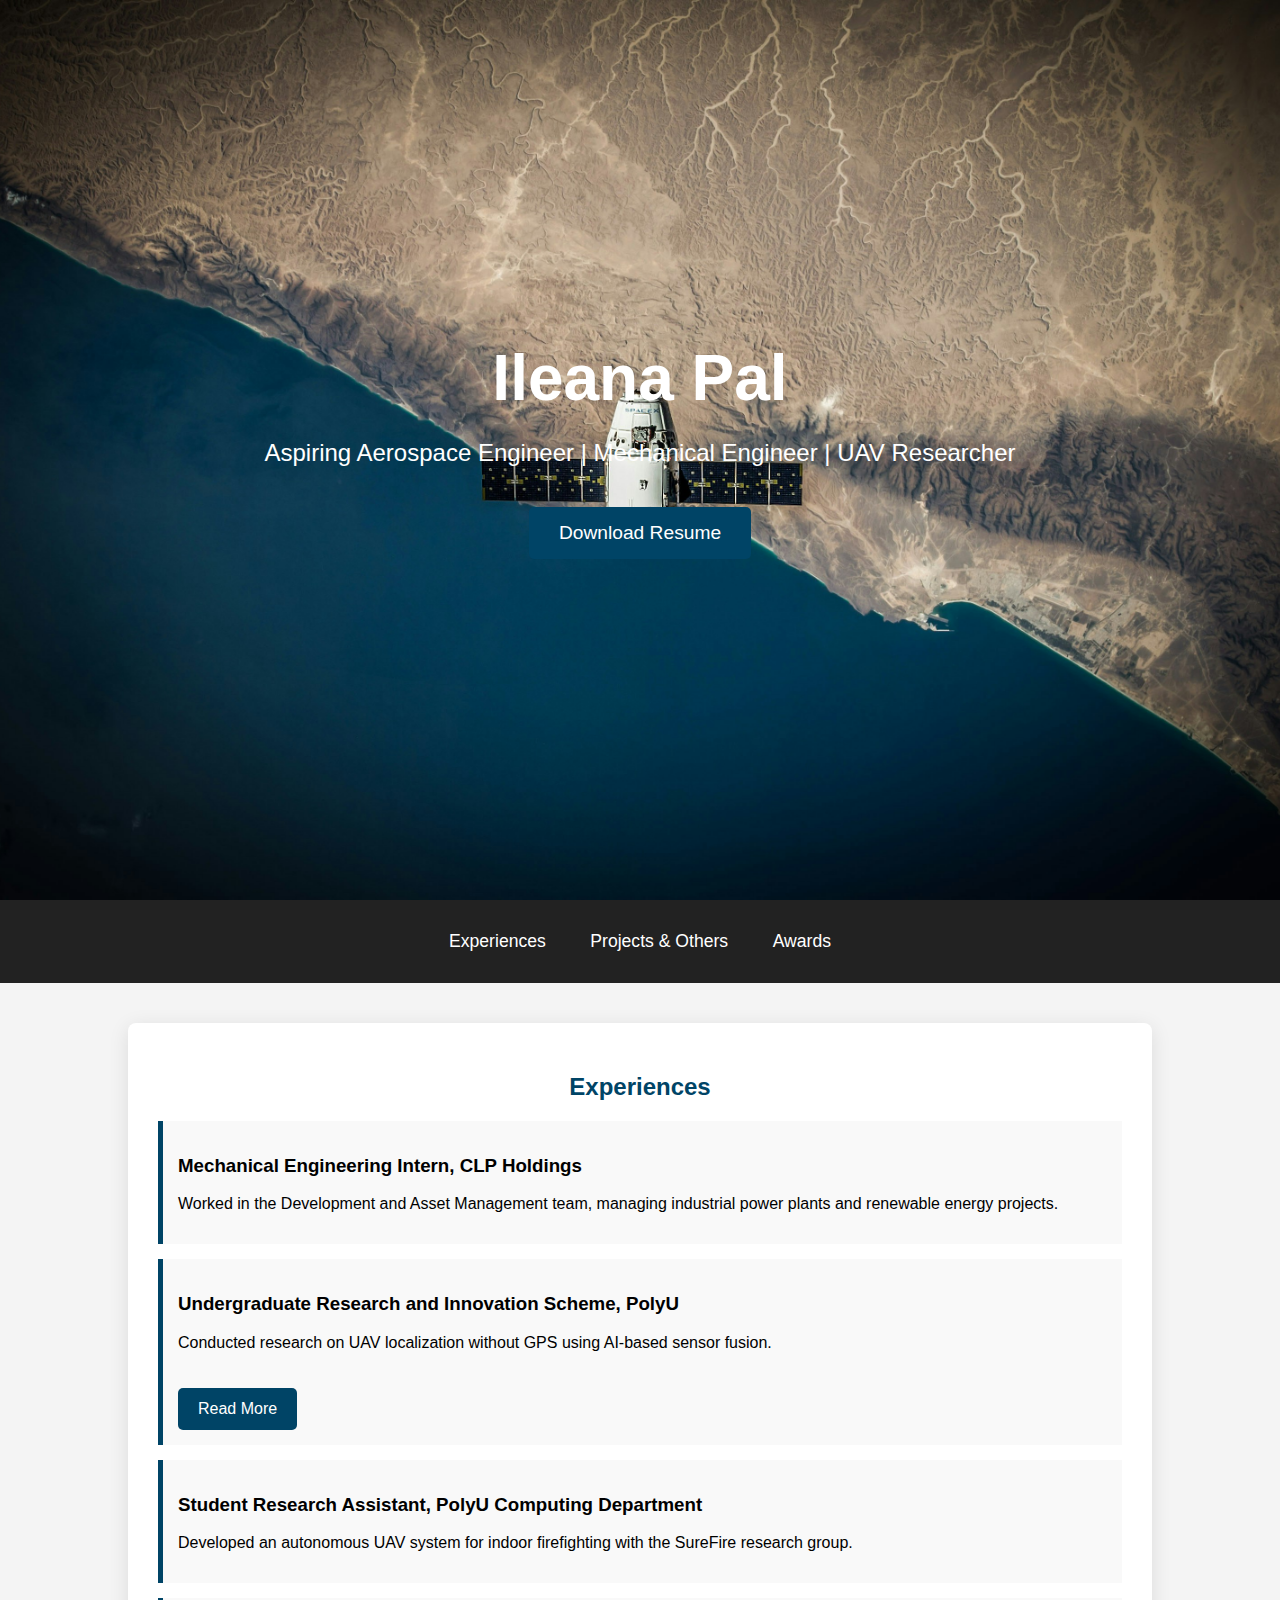
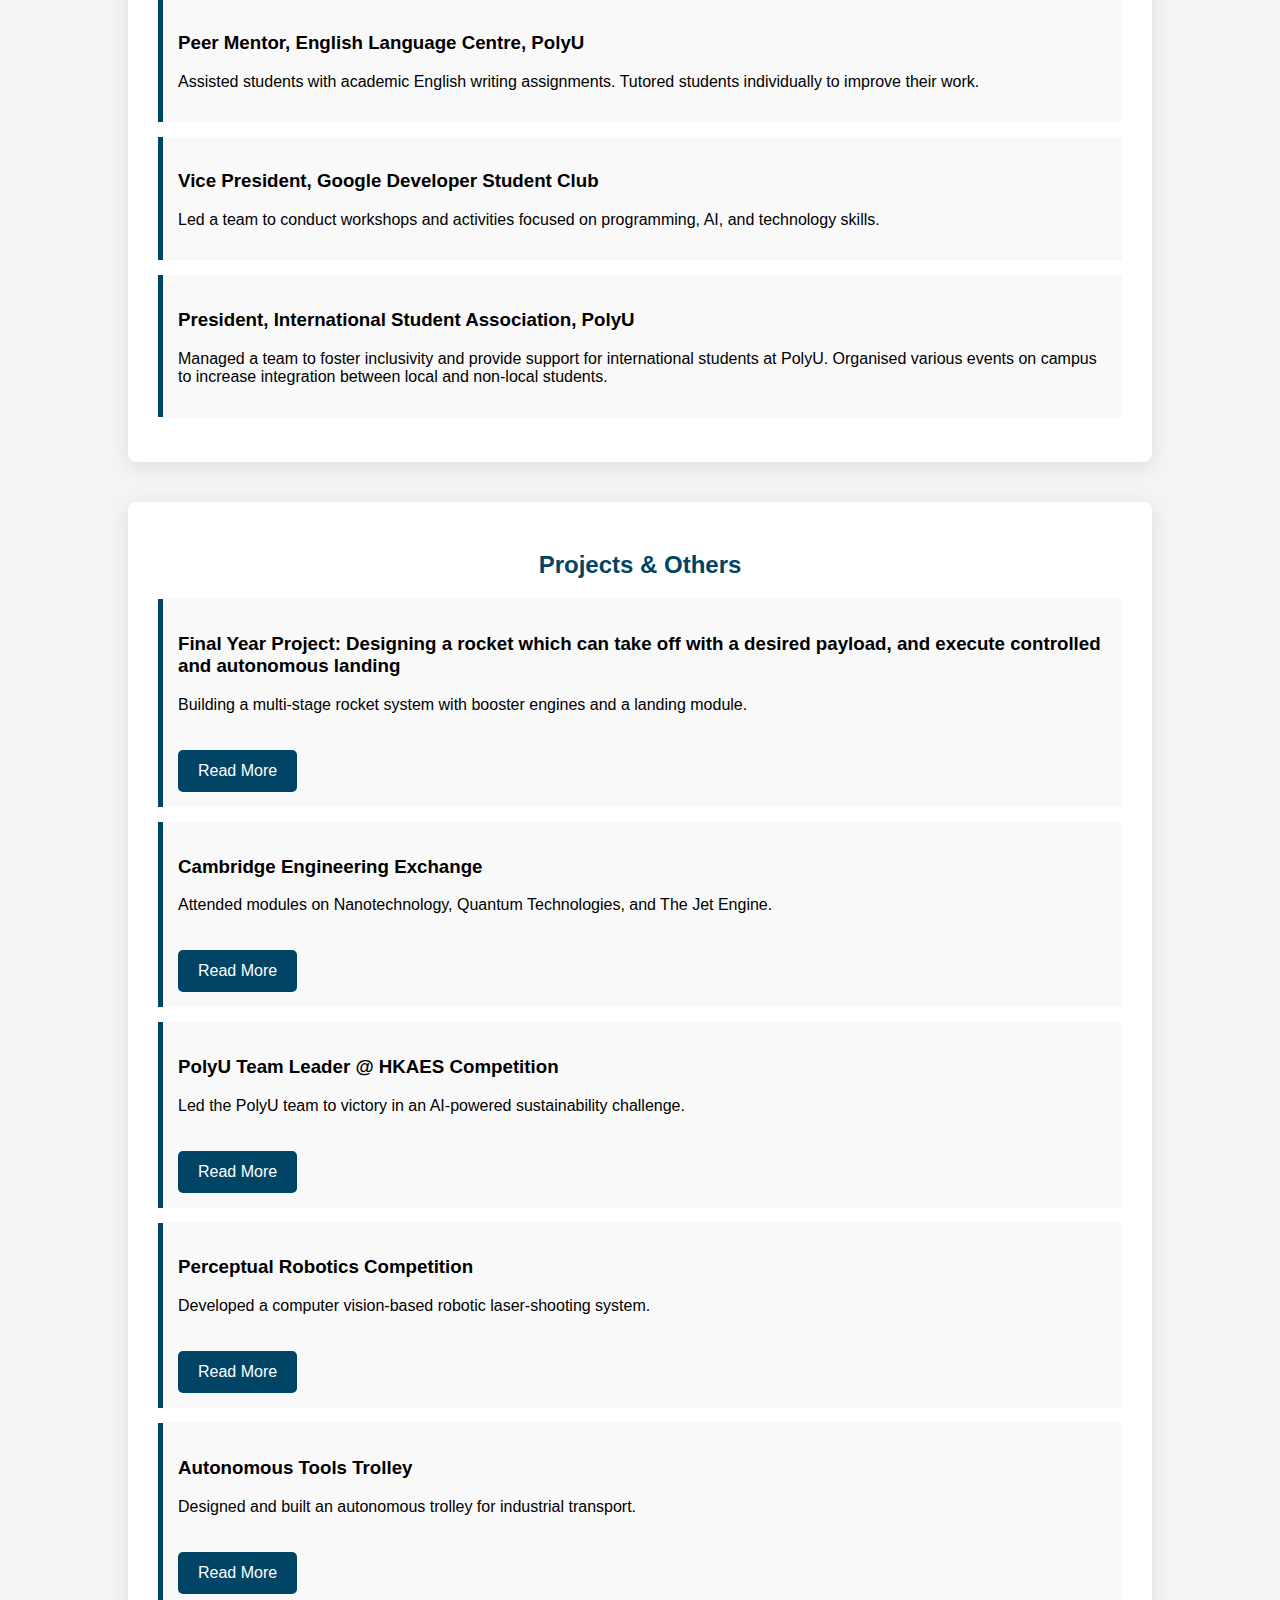
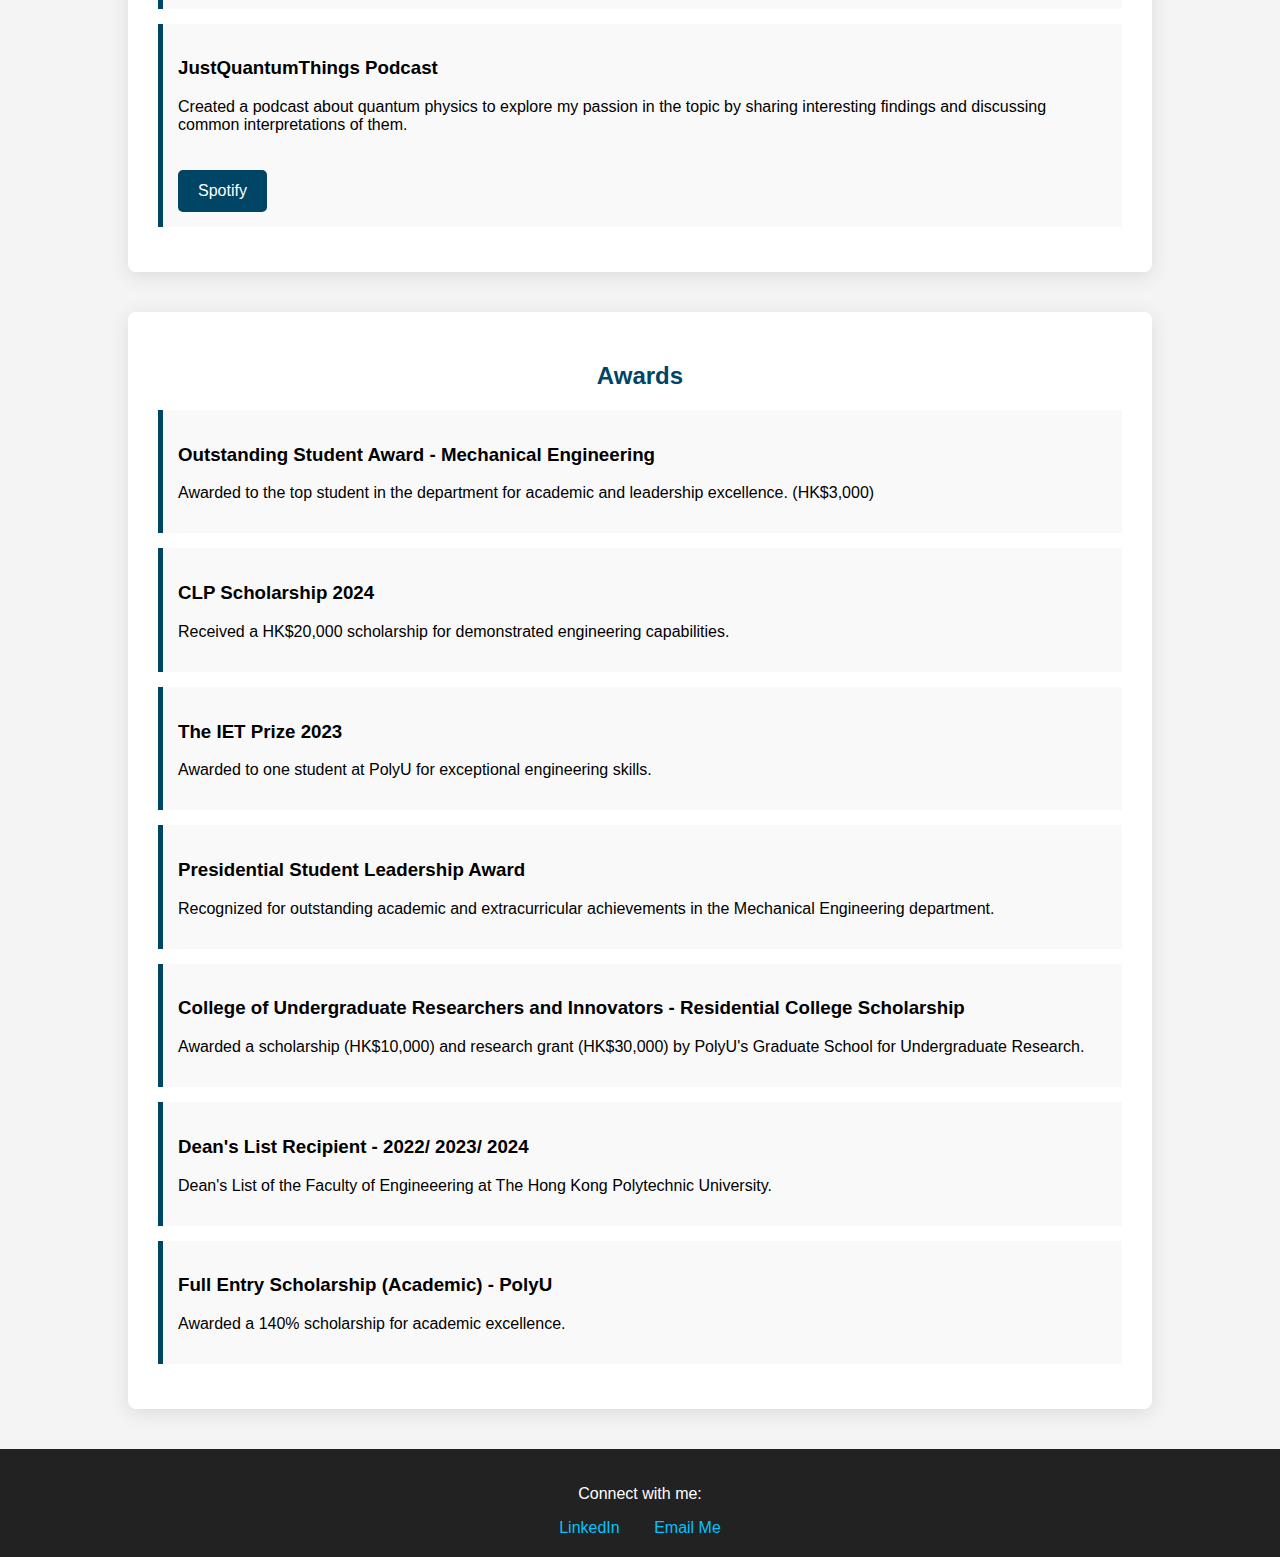
<file: index.html>
<!DOCTYPE html>
<html lang="en">
<head>
    <meta charset="UTF-8">
    <meta name="viewport" content="width=device-width, initial-scale=1.0">
    <title>Ileana Pal - Aerospace Engineer</title>
    <link rel="stylesheet" href="style.css">
</head>
<body>

    <!-- Header Section -->
    <header>
        <div class="hero">
            <h1>Ileana Pal</h1>
            <p>Aspiring Aerospace Engineer | Mechanical Engineer | UAV Researcher</p>
            <a href="resume.pdf" download class="btn">Download Resume</a>
        </div>
    </header>

    <!-- Navigation Bar -->
    <nav>
        <ul>
            <li><a href="#experiences">Experiences</a></li>
            <li><a href="#projects">Projects & Others</a></li>
            <li><a href="#awards">Awards</a></li>
        </ul>
    </nav>

    <!-- Experiences Section -->
    <section id="experiences">
        <h2>Experiences</h2>

        <div class="experience">
            <h3>Mechanical Engineering Intern, CLP Holdings</h3>
            <p>Worked in the Development and Asset Management team, managing industrial power plants and renewable energy projects.</p>
        </div>

        <div class="experience">
            <h3>Undergraduate Research and Innovation Scheme, PolyU</h3>
            <p>Conducted research on UAV localization without GPS using AI-based sensor fusion.</p>
            <a href="projects/uris.html" class="btn">Read More</a>
        </div>

        <div class="experience">
            <h3>Student Research Assistant, PolyU Computing Department</h3>
            <p>Developed an autonomous UAV system for indoor firefighting with the SureFire research group.</p>
        </div>

        <div class="experience">
            <h3>Peer Mentor, English Language Centre, PolyU</h3>
            <p>Assisted students with academic English writing assignments. Tutored students individually to improve their work.</p>
        </div>

        <div class="experience">
            <h3>Vice President, Google Developer Student Club</h3>
            <p>Led a team to conduct workshops and activities focused on programming, AI, and technology skills.</p>
        </div>

        <div class="experience">
            <h3>President, International Student Association, PolyU</h3>
            <p>Managed a team to foster inclusivity and provide support for international students at PolyU. Organised various events on campus to increase integration between local and non-local students.</p>
        </div>
    </section>

    <!-- Projects & Others Section -->
    <section id="projects">
        <h2>Projects & Others</h2>

        <div class="project">
            <h3>Final Year Project: Designing a rocket which can take off with a desired payload, and execute controlled and autonomous landing</h3>
            <p>Building a multi-stage rocket system with booster engines and a landing module.</p>
            <a href="projects/final-year-project.html" class="btn">Read More</a>
        </div>

        <div class="project">
            <h3>Cambridge Engineering Exchange</h3>
            <p>Attended modules on Nanotechnology, Quantum Technologies, and The Jet Engine.</p>
            <a href="projects/cambridge.html" class="btn">Read More</a>
        </div>

        <div class="project">
            <h3>PolyU Team Leader @ HKAES Competition</h3>
            <p>Led the PolyU team to victory in an AI-powered sustainability challenge.</p>
            <a href="projects/hkaes.html" class="btn">Read More</a>
        </div>

        <div class="project">
            <h3>Perceptual Robotics Competition</h3>
            <p>Developed a computer vision-based robotic laser-shooting system.</p>
            <a href="projects/robotics.html" class="btn">Read More</a>
        </div>

        <div class="project">
            <h3>Autonomous Tools Trolley</h3>
            <p>Designed and built an autonomous trolley for industrial transport.</p>
            <a href="projects/trolley.html" class="btn">Read More</a>
        </div>
        
        <div class="project">
            <h3>JustQuantumThings Podcast</h3>
            <p>Created a podcast about quantum physics to explore my passion in the topic by sharing interesting findings and discussing common interpretations of them.</p>
            <a href="https://open.spotify.com/show/3wvP3JCONKqJinUtnNpgLp" class="btn">Spotify</a>
        </div>
    </section>

    <!-- Awards Section -->
    <section id="awards">
        <h2>Awards</h2>

        <div class="award">
            <h3>Outstanding Student Award - Mechanical Engineering</h3>
            <p>Awarded to the top student in the department for academic and leadership excellence. (HK$3,000)</p>
        </div>

        <div class="award">
            <h3>CLP Scholarship 2024</h3>
            <p>Received a HK$20,000 scholarship for demonstrated engineering capabilities.</p>
        </div>

        <div class="award">
            <h3>The IET Prize 2023</h3>
            <p>Awarded to one student at PolyU for exceptional engineering skills.</p>
        </div>

        <div class="award">
            <h3>Presidential Student Leadership Award</h3>
            <p>Recognized for outstanding academic and extracurricular achievements in the Mechanical Engineering department.</p>
        </div>
        
        <div class="award">
            <h3>College of Undergraduate Researchers and Innovators - Residential College Scholarship</h3>
            <p>Awarded a scholarship (HK$10,000) and research grant (HK$30,000) by PolyU's Graduate School for Undergraduate Research.</p>
        </div>
        
        <div class="award">
            <h3>Dean's List Recipient - 2022/ 2023/ 2024</h3>
            <p>Dean's List of the Faculty of Engineeering at The Hong Kong Polytechnic University.</p>
        </div>

        <div class="award">
            <h3>Full Entry Scholarship (Academic) - PolyU</h3>
            <p>Awarded a 140% scholarship for academic excellence.</p>
        </div>
        
    </section>

    <!-- Footer -->
    <footer>
        <p>Connect with me:</p>
        <a href="https://www.linkedin.com/in/ileana-pal-73090a236/" target="_blank">LinkedIn</a>
        <a href="mailto:ileanapal10@gmail.com">Email Me</a>
    </footer>

</body>
</html>
</file>
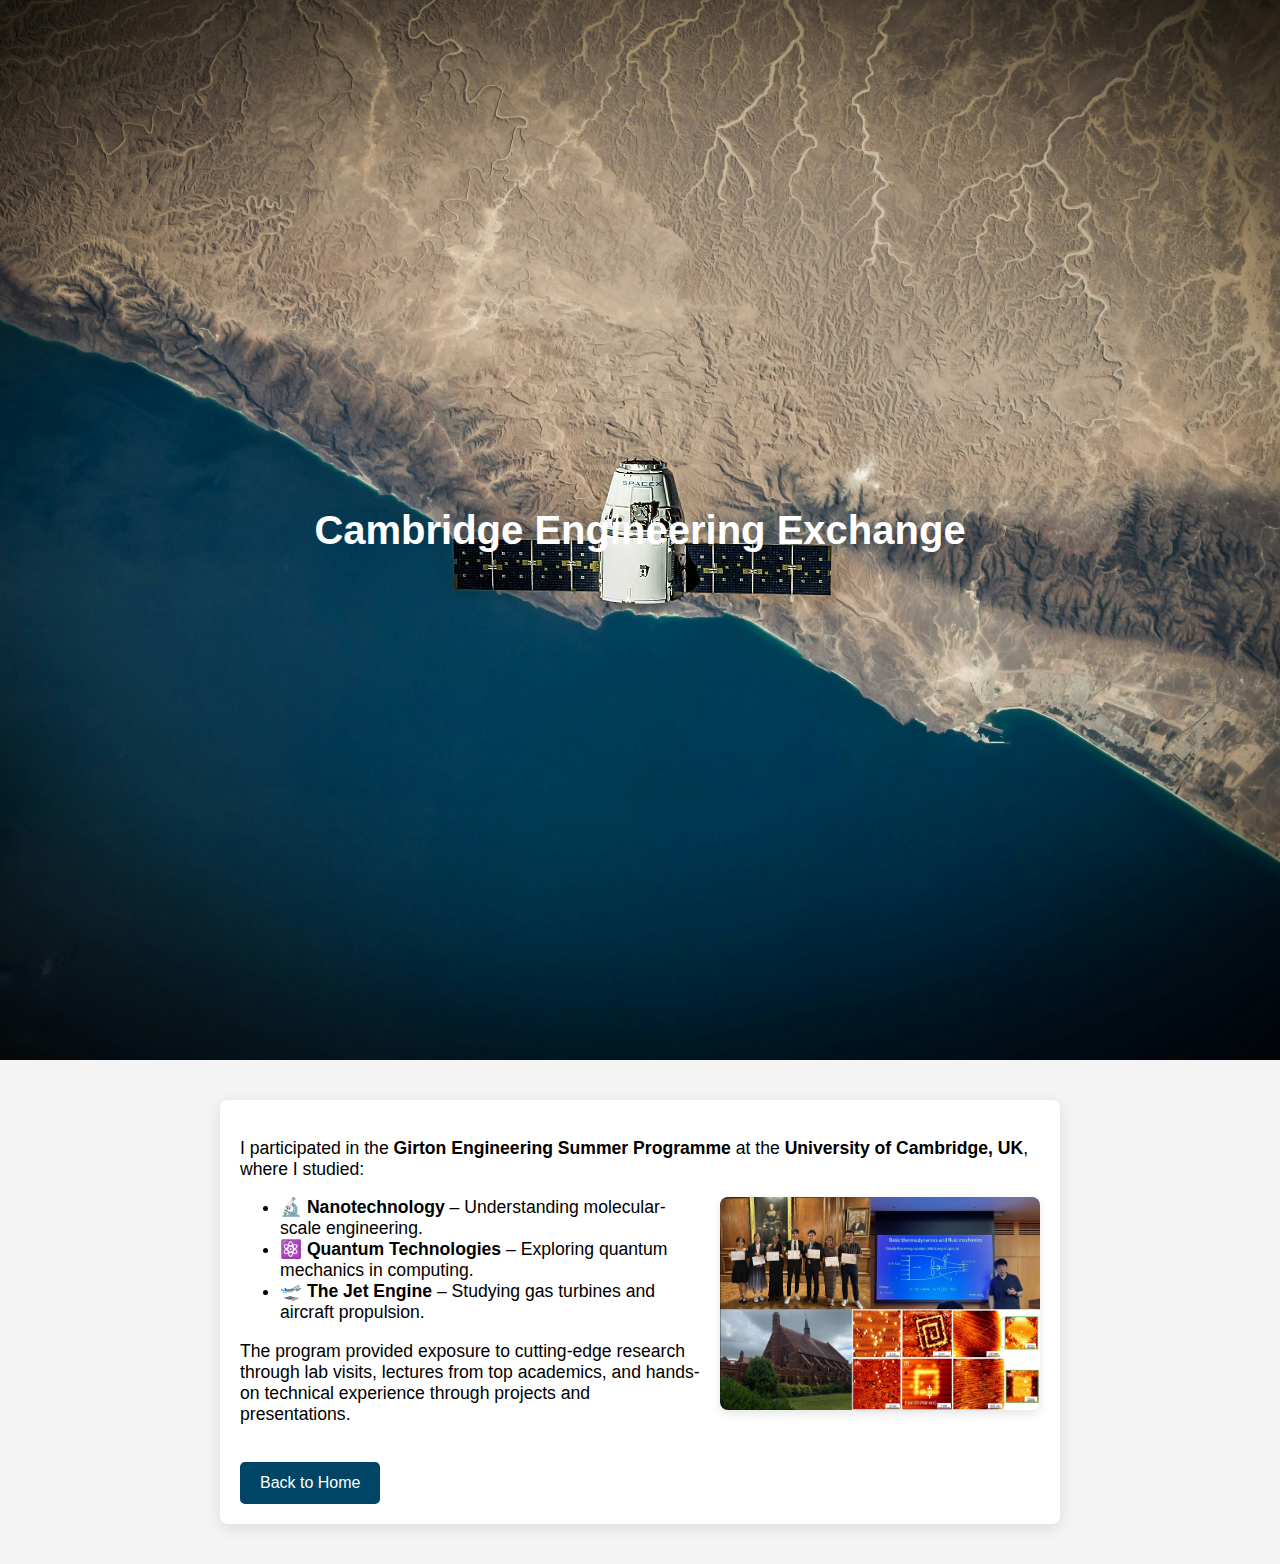
<file: projects/cambridge.html>
<!DOCTYPE html>
<html lang="en">
<head>
    <meta charset="UTF-8">
    <meta name="viewport" content="width=device-width, initial-scale=1.0">
    <title>Cambridge Engineering Exchange - Ileana Pal</title>
    <link rel="stylesheet" href="../style.css">
</head>
<body>

<header class="project-header">
    <h1>Cambridge Engineering Exchange</h1>
</header>

<section class="project-content">
    <p>
        I participated in the <b>Girton Engineering Summer Programme</b> at the <b>University of Cambridge, UK</b>, where I studied:
    </p>

    <img src="../cambridge.jpg" alt="Cambridge Exchange" class="project-img">

    <ul>
        <li>🔬 <b>Nanotechnology</b> – Understanding molecular-scale engineering.</li>
        <li>⚛️ <b>Quantum Technologies</b> – Exploring quantum mechanics in computing.</li>
        <li>🛫 <b>The Jet Engine</b> – Studying gas turbines and aircraft propulsion.</li>
    </ul>

    <p>
        The program provided exposure to cutting-edge research through lab visits, lectures from top academics, and hands-on technical experience through projects and presentations.
    </p>

    <a href="../index.html" class="btn">Back to Home</a>
</section>

</body>
</html>
</file>
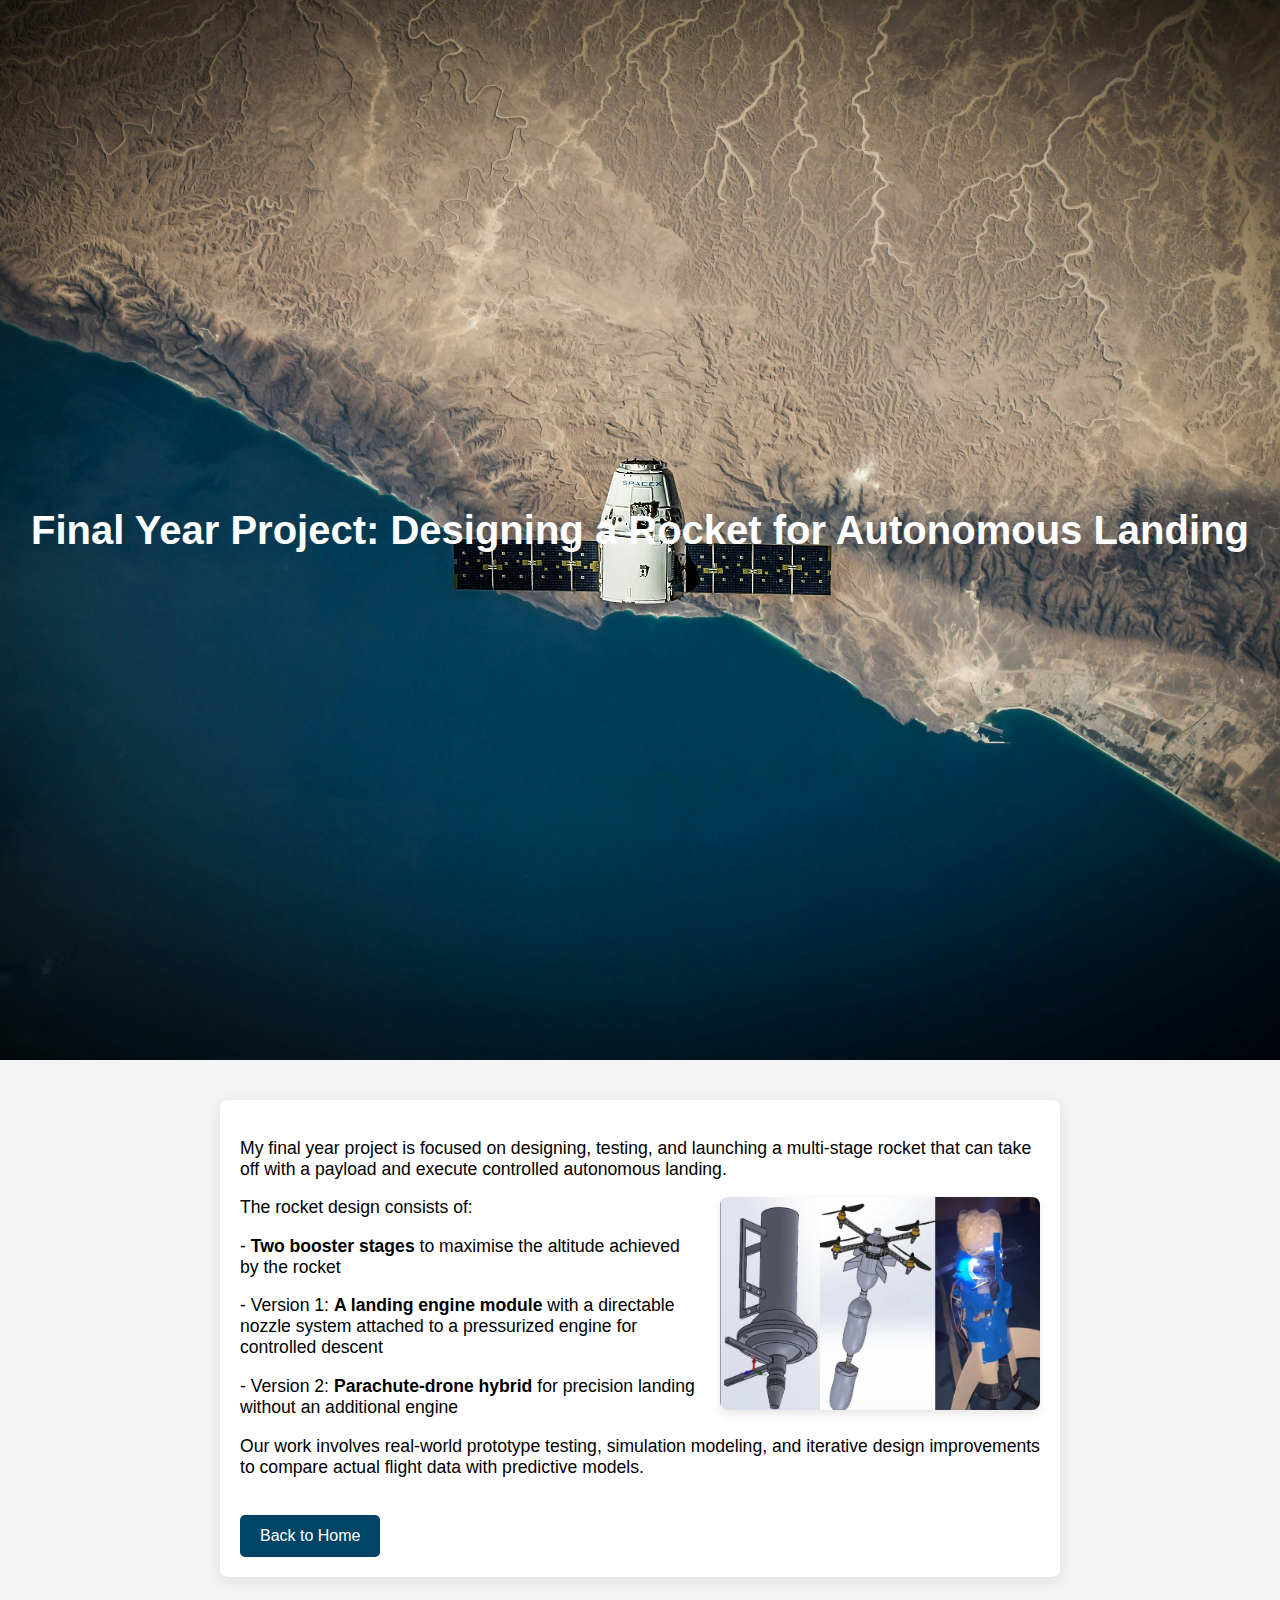
<file: projects/final-year-project.html>
<!DOCTYPE html>
<html lang="en">
<head>
    <meta charset="UTF-8">
    <meta name="viewport" content="width=device-width, initial-scale=1.0">
    <title>Final Year Project - Ileana Pal</title>
    <link rel="stylesheet" href="../style.css">
</head>
<body>

<header class="project-header">
    <h1>Final Year Project: Designing a Rocket for Autonomous Landing</h1>
</header>

<section class="project-content">
    <p>
        My final year project is focused on designing, testing, and launching a multi-stage rocket that can take off with a payload and execute controlled autonomous landing.
    </p>

    <img src="../rocket.jpg" alt="Rocket Project" class="project-img">

    <p>
        The rocket design consists of:
    </p>
    <p>
        - <b>Two booster stages</b> to maximise the altitude achieved by the rocket
    </p>
    <p>
        - Version 1: <b>A landing engine module</b> with a directable nozzle system attached to a pressurized engine for controlled descent  
    </p>
    <p>
        - Version 2: <b>Parachute-drone hybrid</b> for precision landing without an additional engine
    </p>
    <p>
        Our work involves real-world prototype testing, simulation modeling, and iterative design improvements to compare actual flight data with predictive models.
    </p>

    <a href="../index.html" class="btn">Back to Home</a>
</section>

</body>
</html>
</file>
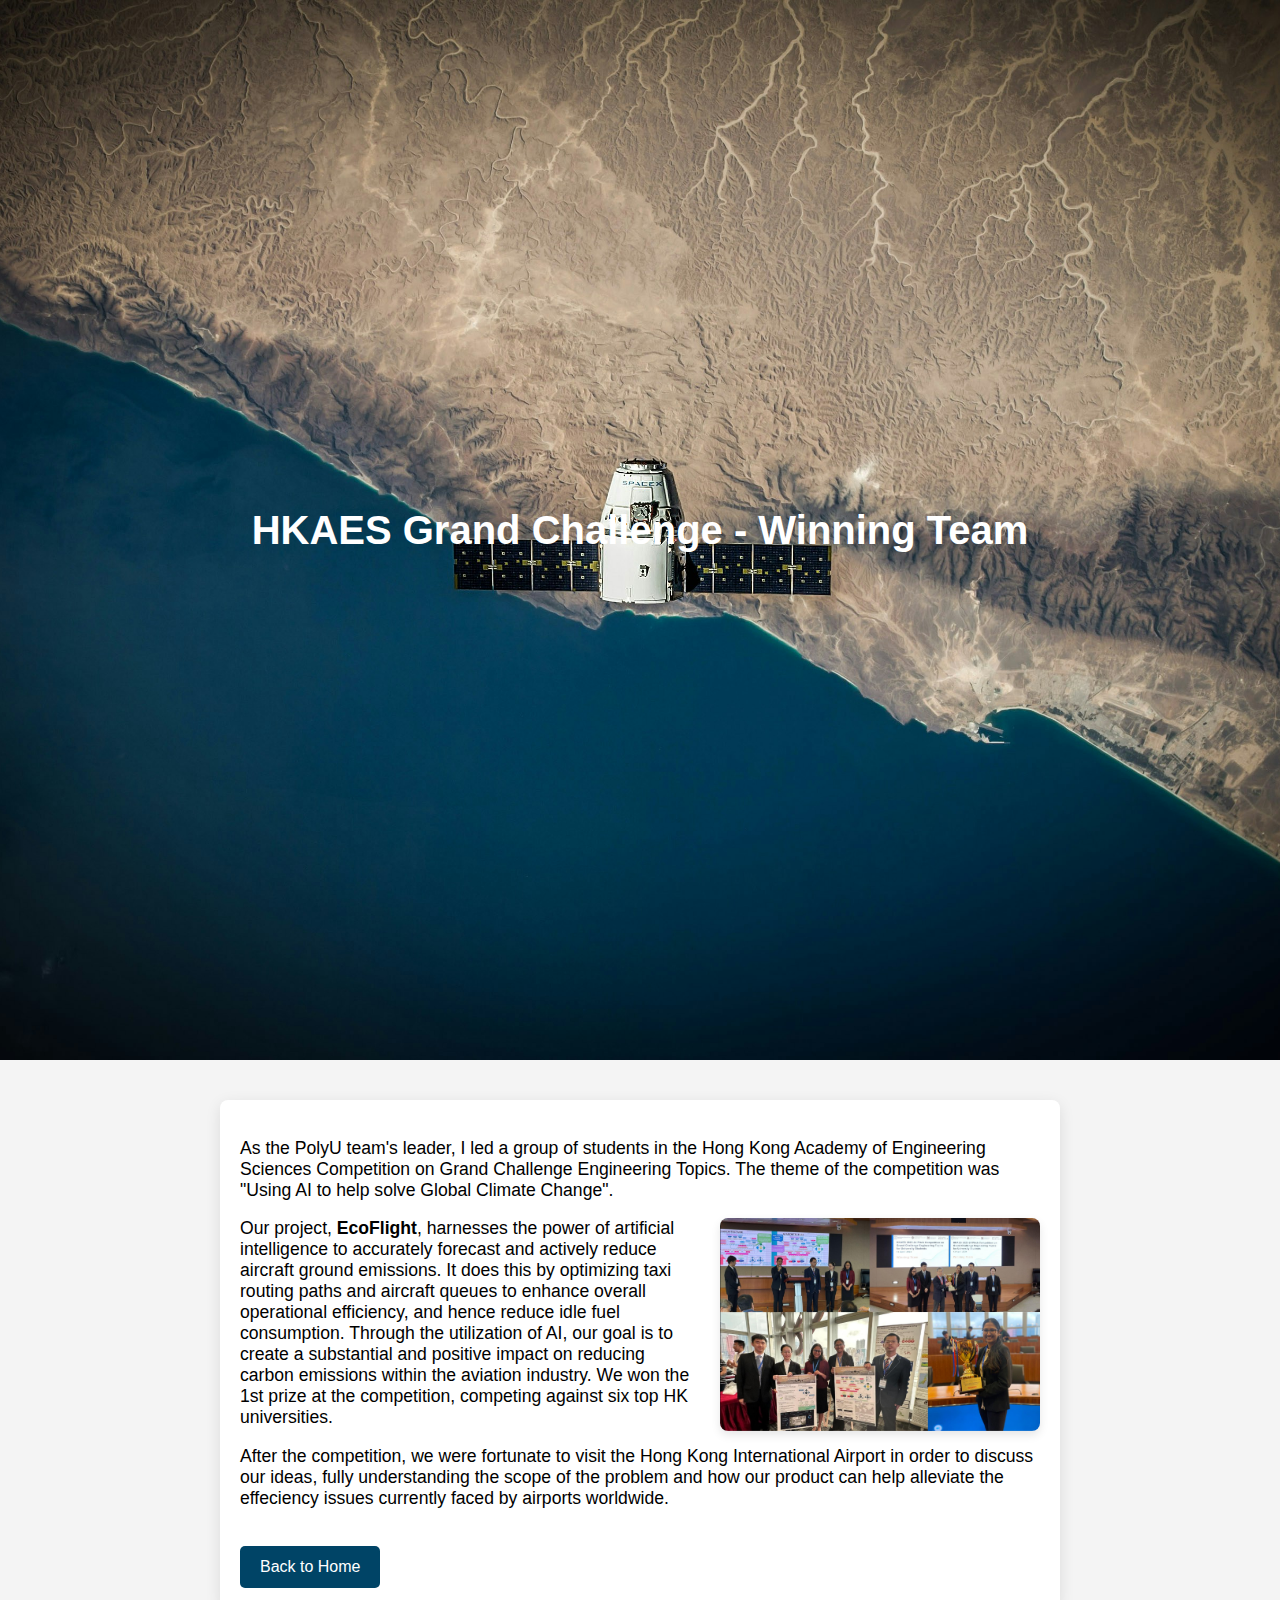
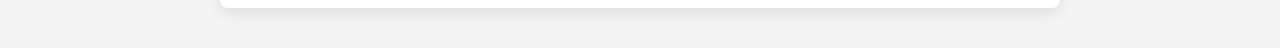
<file: projects/hkaes.html>
<!DOCTYPE html>
<html lang="en">
<head>
    <meta charset="UTF-8">
    <meta name="viewport" content="width=device-width, initial-scale=1.0">
    <title>HKAES Grand Challenge - Ileana Pal</title>
    <link rel="stylesheet" href="../style.css">
</head>
<body>

<header class="project-header">
    <h1>HKAES Grand Challenge - Winning Team</h1>
</header>

<section class="project-content">
    <p>
        As the PolyU team's leader, I led a group of students in the Hong Kong Academy of Engineering Sciences Competition on Grand Challenge Engineering Topics. The theme of the competition was "Using AI to help solve Global Climate Change".
    </p>

    <img src="../hkaes.jpg" alt="HKAES Competition" class="project-img">

    <p>
        Our project, <b>EcoFlight</b>, harnesses the power of artificial intelligence to accurately forecast and actively reduce aircraft ground emissions. It does this by optimizing taxi routing paths and aircraft queues to enhance overall operational efficiency, and hence reduce idle fuel consumption. Through the utilization of AI, our goal is to create a substantial and positive impact on reducing carbon emissions within the aviation industry. We won the 1st prize at the competition, competing against six top HK universities.
    </p>
    <p>
    	After the competition, we were fortunate to visit the Hong Kong International Airport in order to discuss our ideas, fully understanding the scope of the problem and how our product can help alleviate the effeciency issues currently faced by airports worldwide.

    </p>

    <a href="../index.html" class="btn">Back to Home</a>
</section>

</body>
</html>
</file>
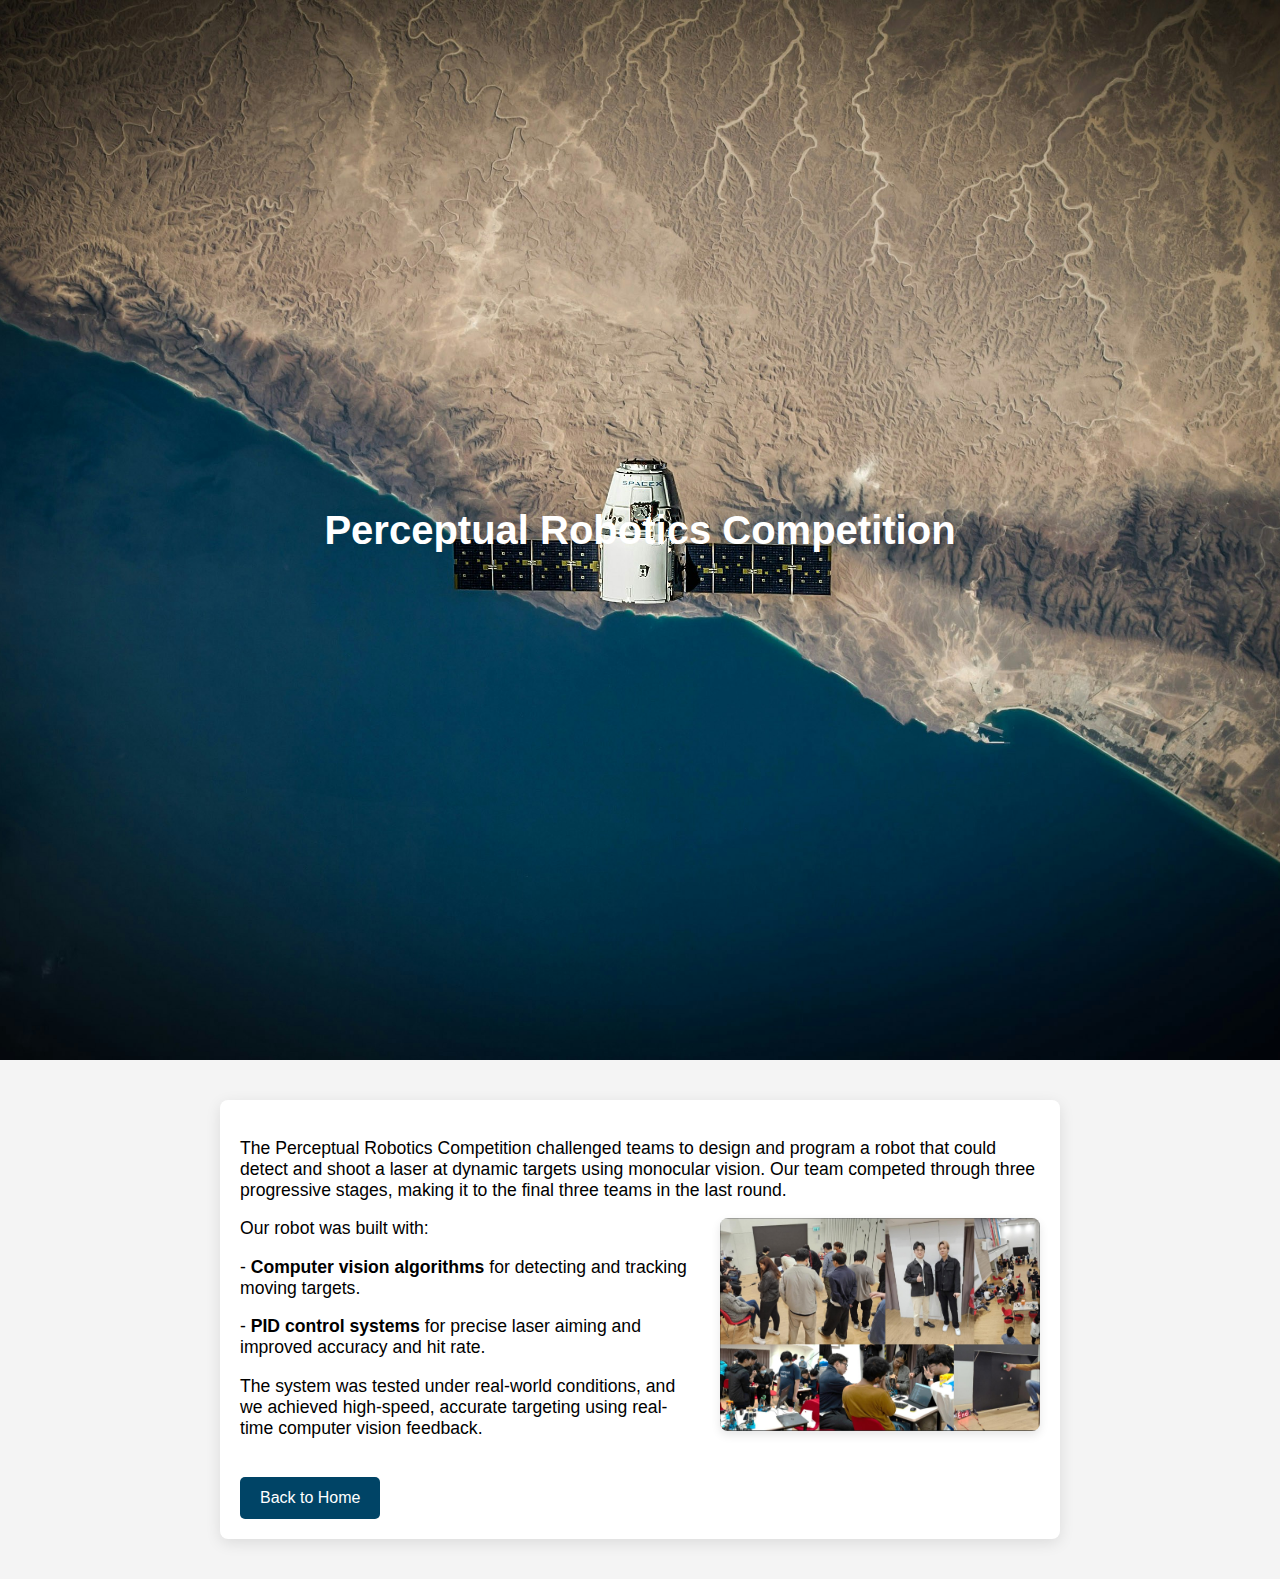
<file: projects/robotics.html>
<!DOCTYPE html>
<html lang="en">
<head>
    <meta charset="UTF-8">
    <meta name="viewport" content="width=device-width, initial-scale=1.0">
    <title>Perceptual Robotics Competition - Ileana Pal</title>
    <link rel="stylesheet" href="../style.css">
</head>
<body>

<header class="project-header">
    <h1>Perceptual Robotics Competition</h1>
</header>

<section class="project-content">
    <p>
        The Perceptual Robotics Competition challenged teams to design and program a robot  
        that could detect and shoot a laser at dynamic targets using monocular vision.  
        Our team competed through three progressive stages, making it to the final three teams in the last round.
    </p>

    <img src="../robot.jpg" alt="Perceptual Robotics Competition" class="project-img">

    <p>
        Our robot was built with:  
    <p>
    </p>
        - <b>Computer vision algorithms</b> for detecting and tracking moving targets.  
    <p>
    </p>
        - <b>PID control systems</b> for precise laser aiming and improved accuracy and hit rate.  
    <p>
    </p>
        The system was tested under real-world conditions, and we achieved high-speed, accurate targeting  
        using real-time computer vision feedback.
    </p>

    <a href="../index.html" class="btn">Back to Home</a>
</section>

</body>
</html>
</file>
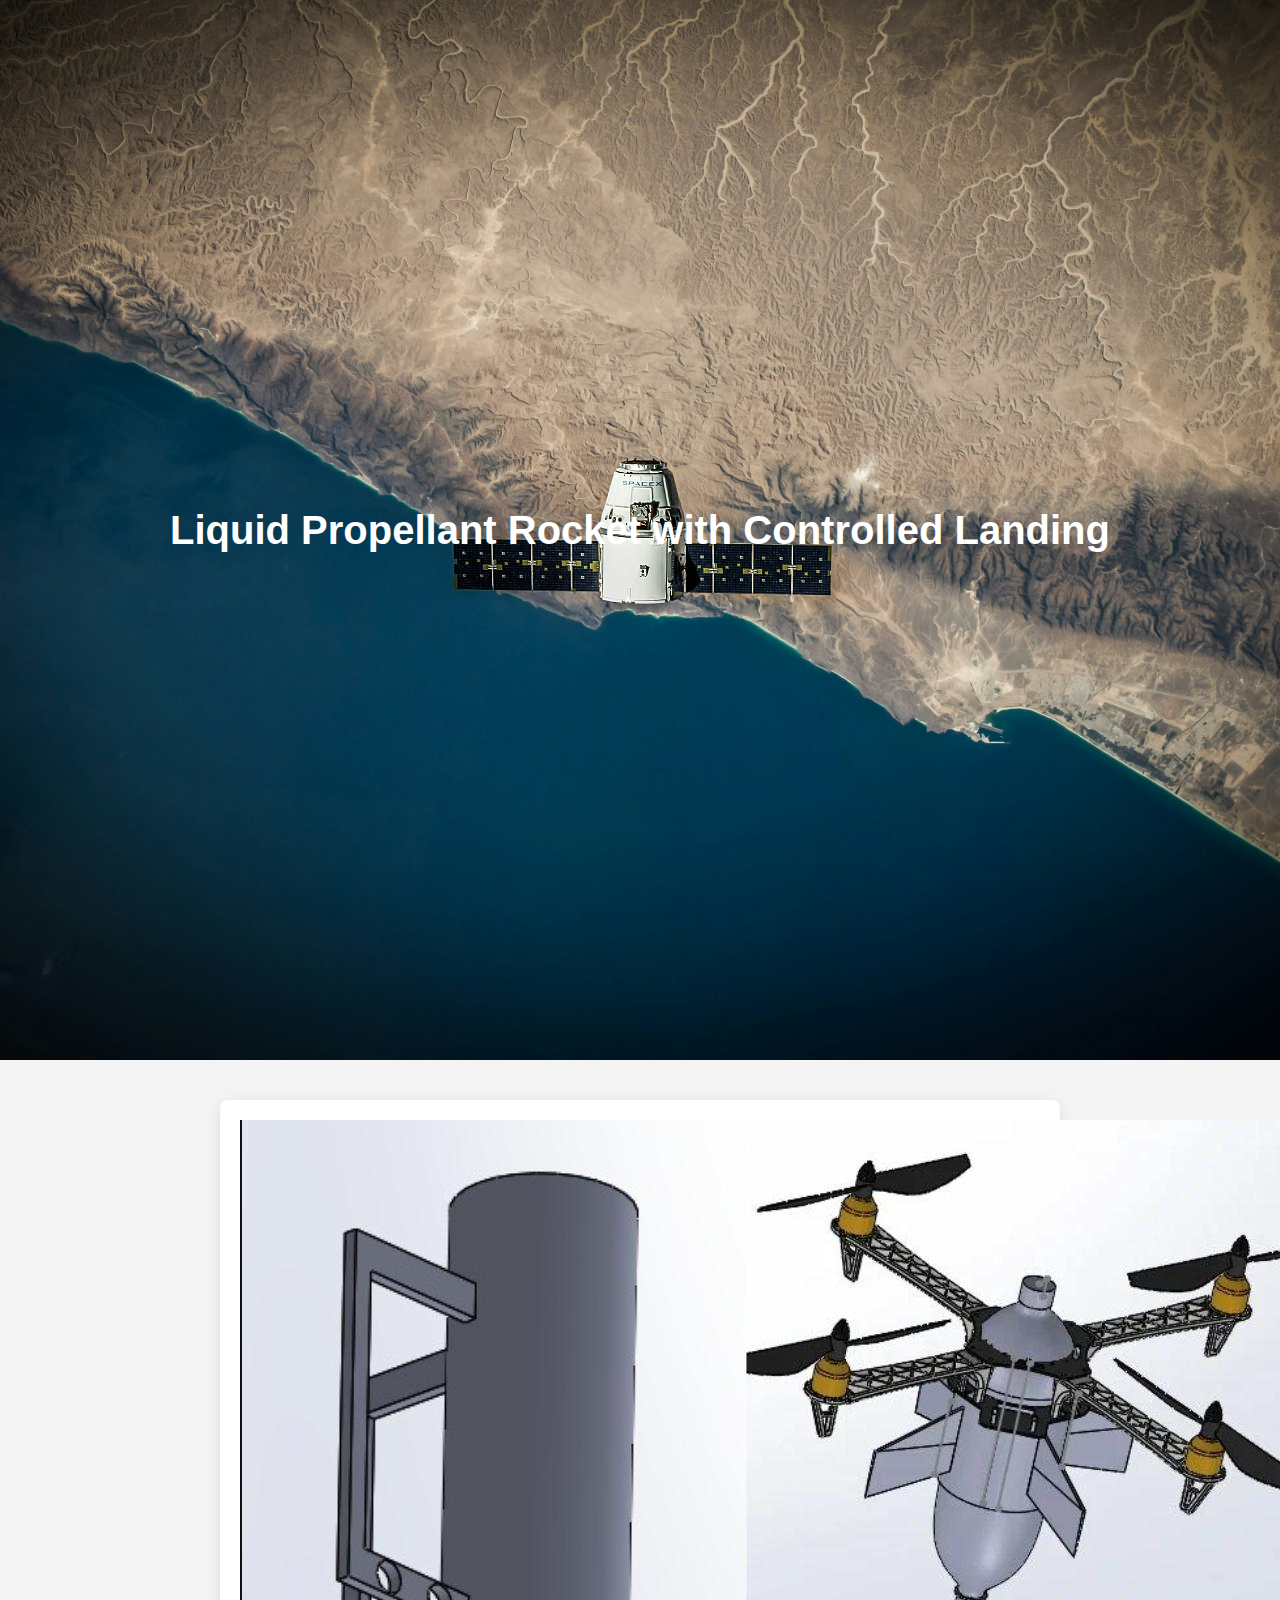
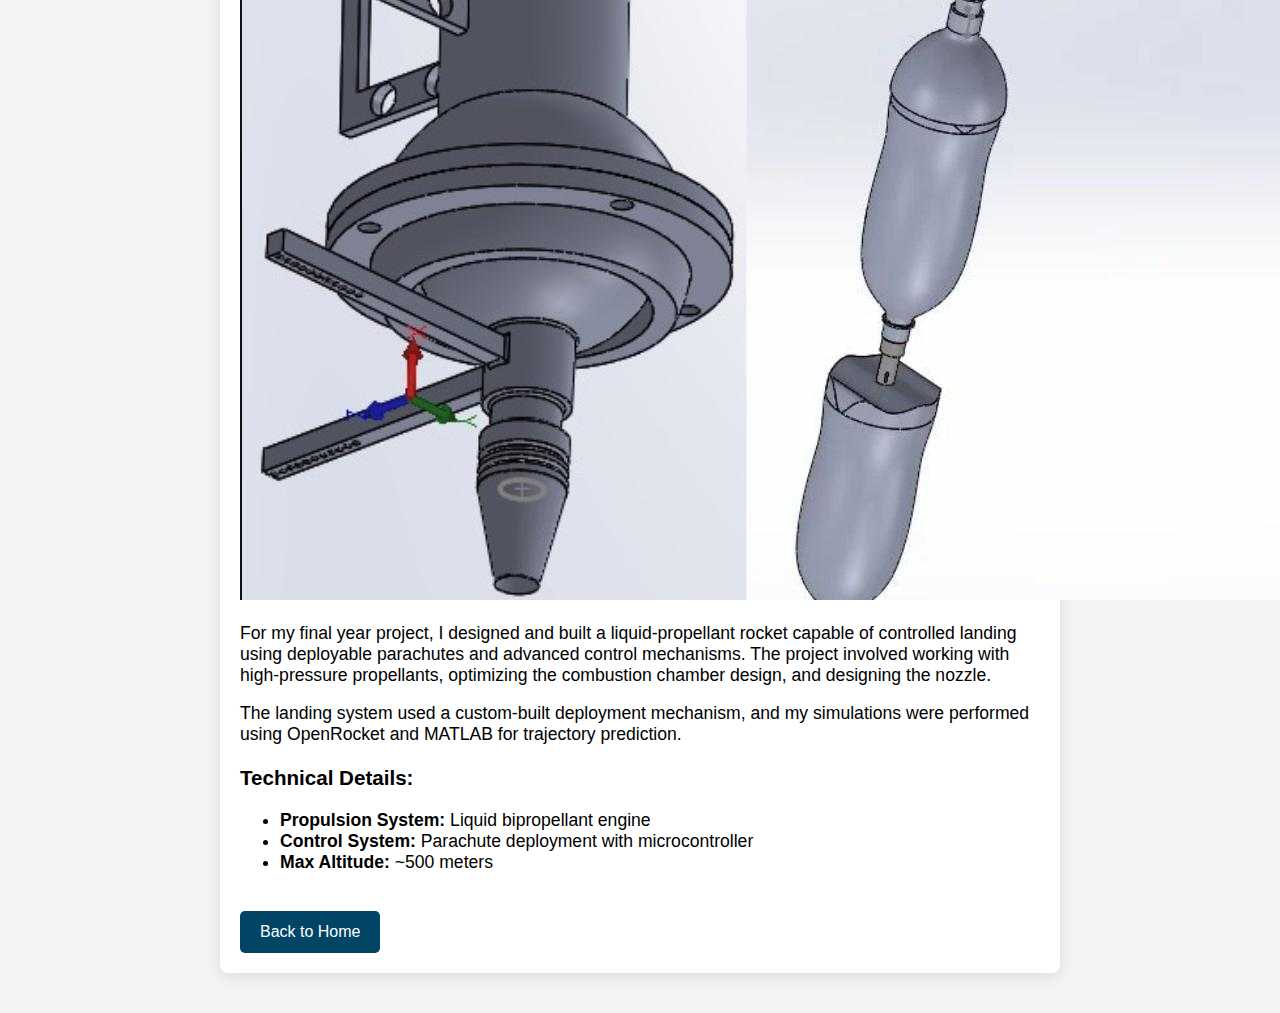
<file: projects/rocket.html>
<!DOCTYPE html>
<html lang="en">
<head>
    <meta charset="UTF-8">
    <meta name="viewport" content="width=device-width, initial-scale=1.0">
    <title>Rocket Project - Ileana Pal</title>
    <link rel="stylesheet" href="../style.css">
</head>
<body>

<header class="project-header">
    <h1>Liquid Propellant Rocket with Controlled Landing</h1>
</header>

<section class="project-content">
    <img src="../rocket.jpg" alt="Rocket Image">
    <p>
        For my final year project, I designed and built a liquid-propellant rocket
        capable of controlled landing using deployable parachutes and advanced
        control mechanisms. The project involved working with high-pressure
        propellants, optimizing the combustion chamber design, and designing the nozzle.
    </p>

    <p>
        The landing system used a custom-built deployment mechanism, and my
        simulations were performed using OpenRocket and MATLAB for trajectory prediction.
    </p>

    <h3>Technical Details:</h3>
    <ul>
        <li><strong>Propulsion System:</strong> Liquid bipropellant engine</li>
        <li><strong>Control System:</strong> Parachute deployment with microcontroller</li>
        <li><strong>Max Altitude:</strong> ~500 meters</li>
    </ul>

    <a href="../index.html" class="btn">Back to Home</a>
</section>

</body>
</html>
</file>
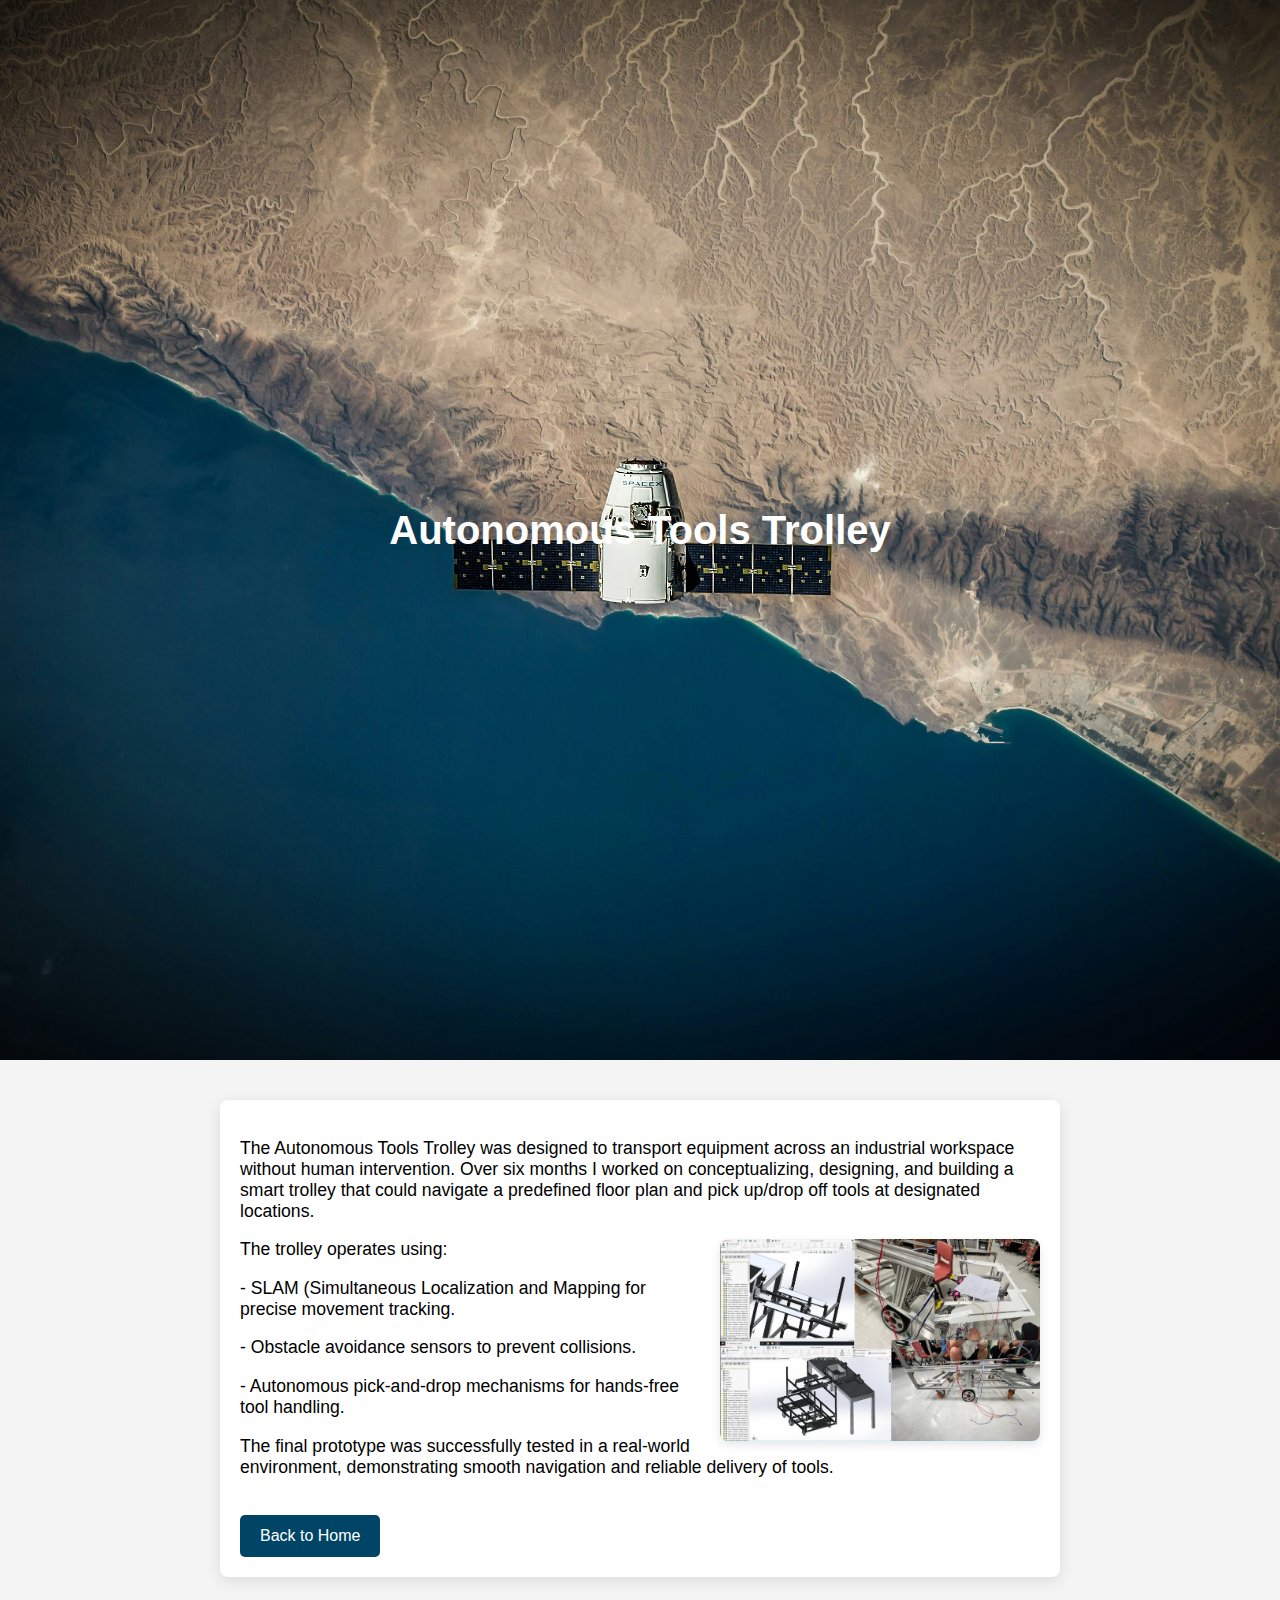
<file: projects/trolley.html>
<!DOCTYPE html>
<html lang="en">
<head>
    <meta charset="UTF-8">
    <meta name="viewport" content="width=device-width, initial-scale=1.0">
    <title>Autonomous Tools Trolley - Ileana Pal</title>
    <link rel="stylesheet" href="../style.css">
</head>
<body>

<header class="project-header">
    <h1>Autonomous Tools Trolley</h1>
</header>

<section class="project-content">
    <p>
        The Autonomous Tools Trolley was designed to transport equipment across an industrial workspace  
        without human intervention. Over six months I worked on conceptualizing, designing, and building  
        a smart trolley that could navigate a predefined floor plan and pick up/drop off tools at designated locations.
    </p>

    <img src="../trolley.jpg" alt="Autonomous Tools Trolley" class="project-img">

    <p>
        The trolley operates using:  
    <p>
    </p>
        - SLAM (Simultaneous Localization and Mapping for precise movement tracking. 
    <p> 
    </p>
        - Obstacle avoidance sensors to prevent collisions.  
    <p>
    </p>
        - Autonomous pick-and-drop mechanisms for hands-free tool handling.  
    <p>
    </p>    
        The final prototype was successfully tested in a real-world environment, demonstrating smooth navigation  
        and reliable delivery of tools.
    </p>

    <a href="../index.html" class="btn">Back to Home</a>
</section>

</body>
</html>
</file>
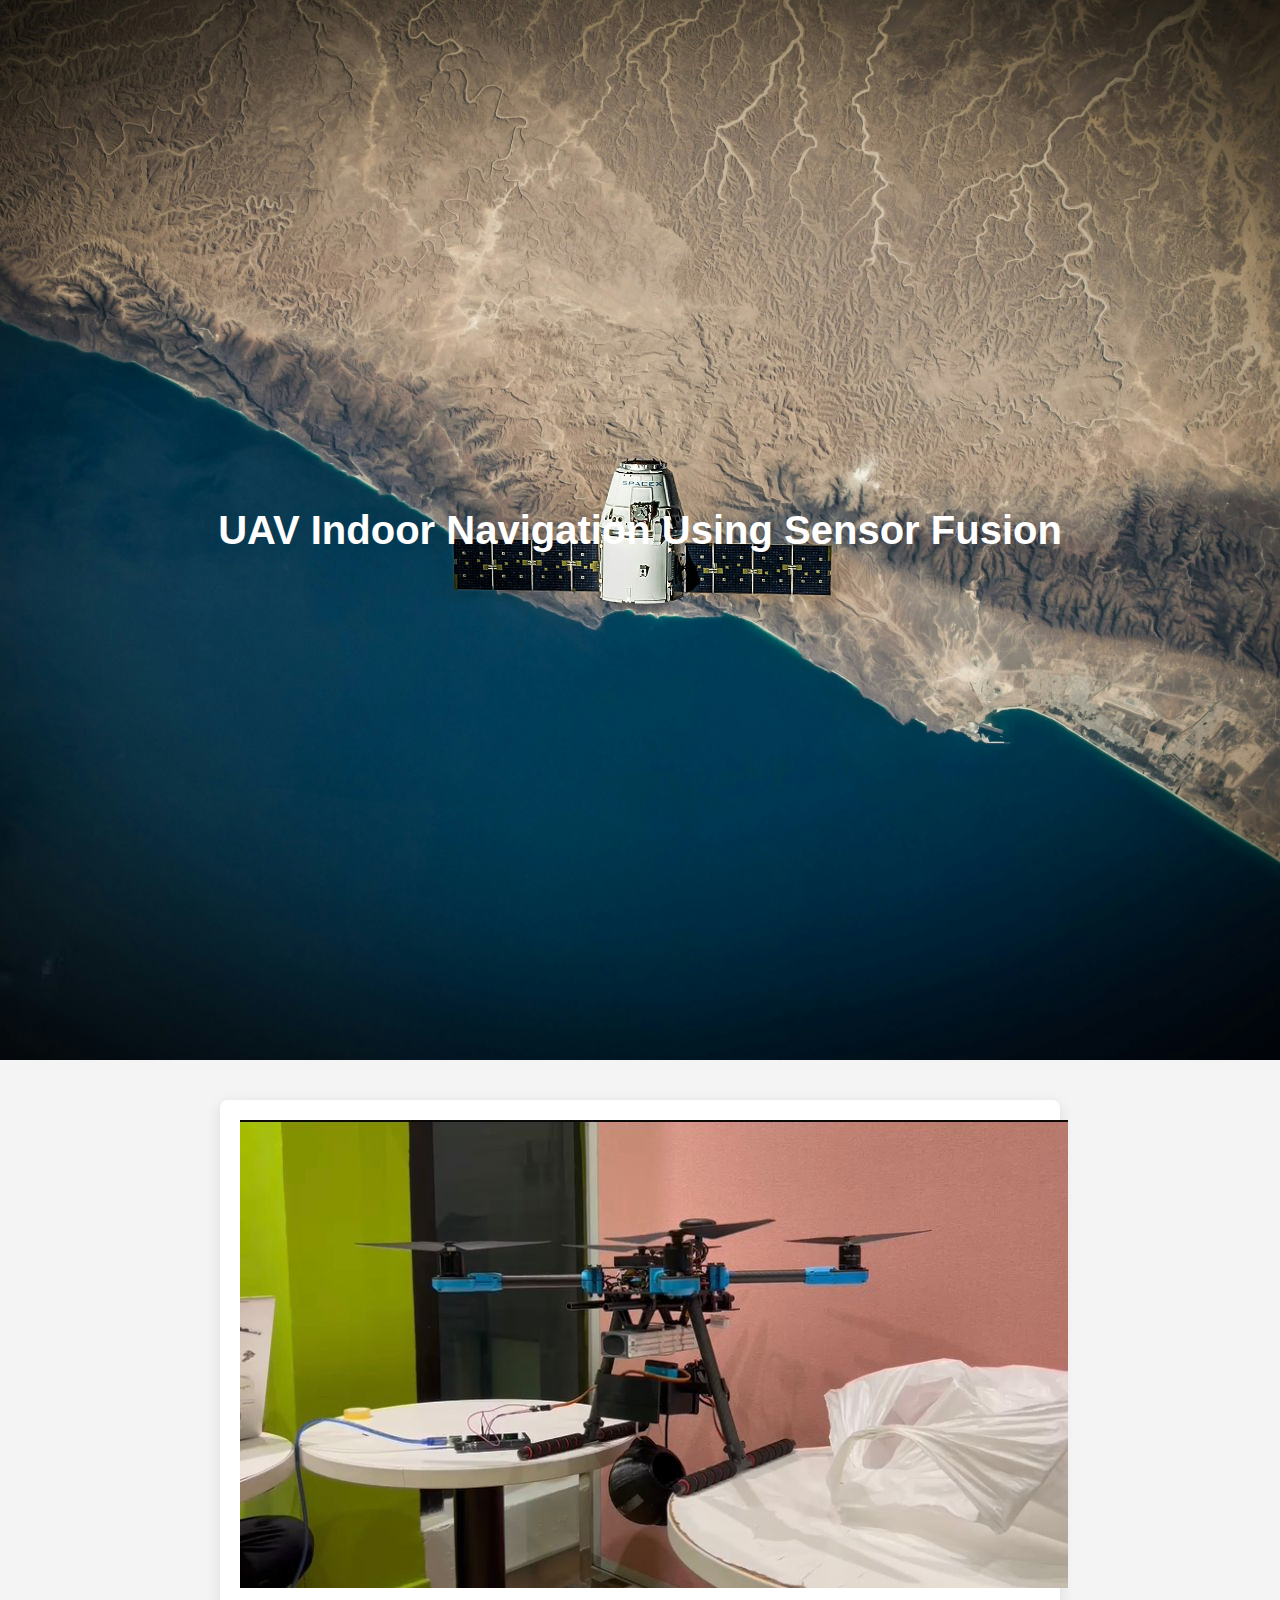
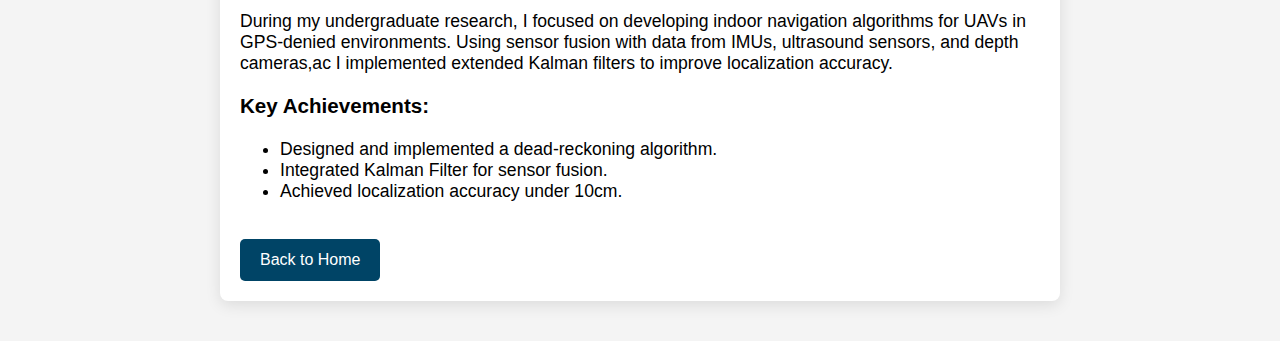
<file: projects/uav.html>
<!DOCTYPE html>
<html lang="en">
<head>
    <meta charset="UTF-8">
    <meta name="viewport" content="width=device-width, initial-scale=1.0">
    <title>UAV Indoor Navigation - Ileana Pal</title>
    <link rel="stylesheet" href="../style.css">
</head>
<body>

<header class="project-header">
    <h1>UAV Indoor Navigation Using Sensor Fusion</h1>
</header>

<section class="project-content">
    <img src="../uav.jpg" alt="UAV Image">
    <p>
        During my undergraduate research, I focused on developing indoor
        navigation algorithms for UAVs in GPS-denied environments. Using sensor
        fusion with data from IMUs, ultrasound sensors, and depth cameras,ac
        I implemented extended Kalman filters to improve localization accuracy.
    </p>

    <h3>Key Achievements:</h3>
    <ul>
        <li>Designed and implemented a dead-reckoning algorithm.</li>
        <li>Integrated Kalman Filter for sensor fusion.</li>
        <li>Achieved localization accuracy under 10cm.</li>
    </ul>

    <a href="../index.html" class="btn">Back to Home</a>
</section>

</body>
</html>
</file>
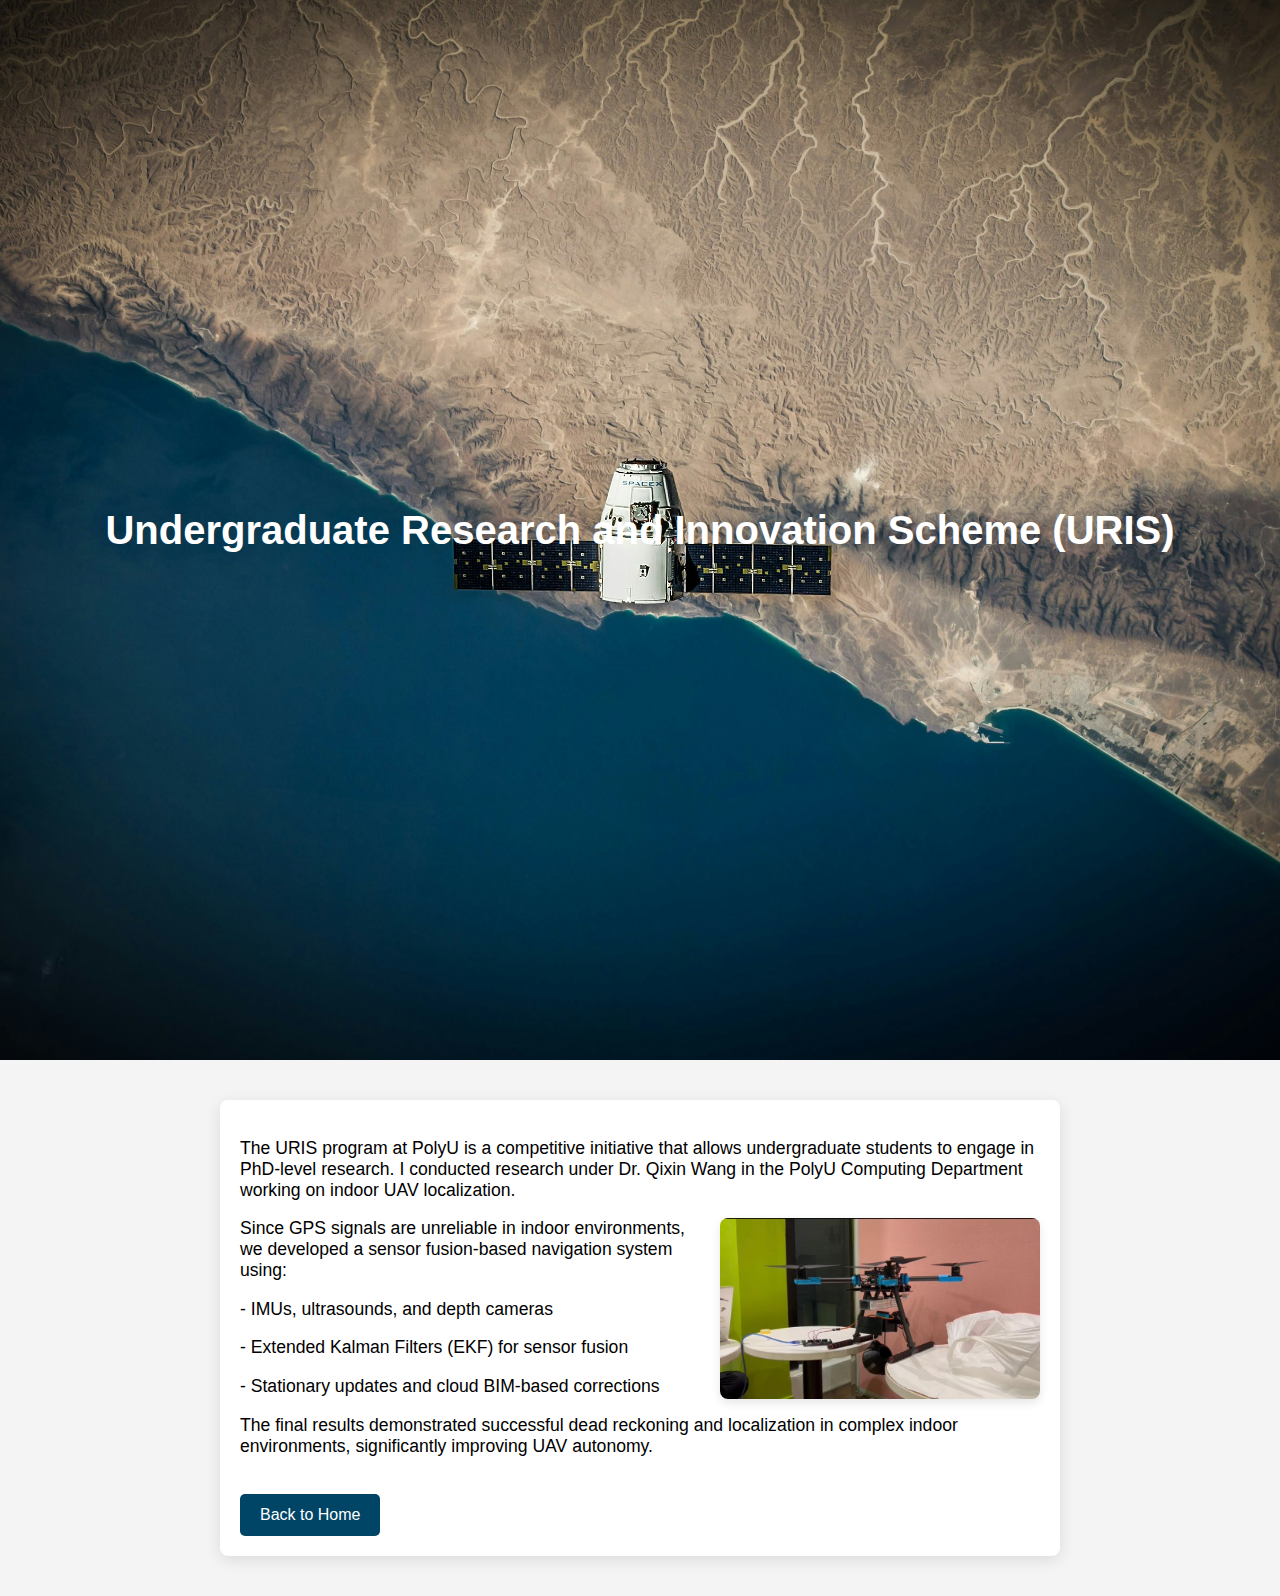
<file: projects/uris.html>
<!DOCTYPE html>
<html lang="en">
<head>
    <meta charset="UTF-8">
    <meta name="viewport" content="width=device-width, initial-scale=1.0">
    <title>Undergraduate Research and Innovation Scheme - Ileana Pal</title>
    <link rel="stylesheet" href="../style.css">
</head>
<body>

<header class="project-header">
    <h1>Undergraduate Research and Innovation Scheme (URIS)</h1>
</header>

<section class="project-content">
    <p>
        The URIS program at PolyU is a competitive initiative that allows undergraduate students to engage in PhD-level research.
        I conducted research under Dr. Qixin Wang in the PolyU Computing Department working on indoor UAV localization.
    </p>

    <img src="../uris.jpg" alt="UAV Navigation" class="project-img">

    <p>
        Since GPS signals are unreliable in indoor environments, we developed a sensor fusion-based navigation system using:
    </p>
    <p>
        - IMUs, ultrasounds, and depth cameras  
    </p>
    <p>
        - Extended Kalman Filters (EKF) for sensor fusion  
    </p>
    <p>
        - Stationary updates and cloud BIM-based corrections  
    </p>
    <p>
        The final results demonstrated successful dead reckoning and localization in complex indoor environments, significantly improving UAV autonomy.
    </p>

    <a href="../index.html" class="btn">Back to Home</a>
</section>

</body>
</html>
</file>
<file: style.css>
/* Reset Styles */
body {
    font-family: Arial, sans-serif;
    margin: 0;
    padding: 0;
    background-color: #f4f4f4;
}

/* Header Section */
header {
    background-image: url('header-bg.jpg');
    background-size: cover;
    background-position: center;
    height: 100vh;
    color: white;
    text-align: center;
    display: flex;
    justify-content: center;
    align-items: center;
}

/* Hero Section */
.hero h1 {
    font-size: 4rem;
    margin: 0;
    animation: fadeIn 1.5s ease-in-out;
}

.hero p {
    font-size: 1.5rem;
    margin-bottom: 20px;
    animation: fadeIn 2s ease-in-out;
}

.hero .btn {
    background-color: #004466;
    color: white;
    padding: 15px 30px;
    border-radius: 5px;
    text-decoration: none;
    font-size: 1.2rem;
    transition: background 0.3s, transform 0.2s;
    animation: fadeIn 2.5s ease-in-out;
}

.hero .btn:hover {
    background-color: #002233;
    transform: scale(1.05);
}

/* Navigation */
nav {
    background-color: #222;
    text-align: center;
    padding: 15px 0;
}

nav ul {
    list-style: none;
    padding: 0;
}

nav ul li {
    display: inline;
    margin: 0 20px;
}

nav ul li a {
    color: white;
    text-decoration: none;
    font-size: 1.1rem;
    transition: color 0.3s;
}

nav ul li a:hover {
    color: #00c3ff;
}

/* Sections */
section {
    margin: 40px 10%;
    padding: 30px;
    background-color: #fff;
    border-radius: 8px;
    box-shadow: 0 4px 20px rgba(0,0,0,0.1);
}

/* Section Titles */
h2 {
    text-align: center;
    color: #004466;
    margin-bottom: 20px;
}

/* Experience, Projects, Awards Styling */
.experience, .award, .project {
    background-color: #f9f9f9;
    padding: 15px;
    margin-bottom: 15px;
    border-left: 5px solid #004466;
}

/* Project Pages - Header */
.project-header {
    background-color: #004466;
    color: white;
    text-align: center;
    padding: 80px 0;
}

.project-header h1 {
    font-size: 2.5rem;
    margin: 0;
}

/* Project Content Layout */
.project-content {
    max-width: 800px;
    margin: 40px auto;
    padding: 20px;
    background: white;
    border-radius: 8px;
    box-shadow: 0 4px 15px rgba(0, 0, 0, 0.1);
    font-size: 1.1rem;
}

/* Image Wrapping & Styling */
.project-img {
    width: 40%;
    float: right;
    margin-left: 20px;
    border-radius: 8px;
    box-shadow: 0 4px 10px rgba(0, 0, 0, 0.1);
}

/* Responsive Design - Adjust layout for small screens */
@media (max-width: 768px) {
    .project-img {
        width: 100%;
        float: none;
        margin: 0 auto 20px;
        display: block;
    }
}

/* "Back to Home" Button */
.btn {
    display: inline-block;
    margin-top: 20px;
    padding: 12px 20px;
    background-color: #004466;
    color: white;
    text-decoration: none;
    border-radius: 5px;
    font-size: 1rem;
    transition: background 0.3s;
}

.btn:hover {
    background-color: #002233;
}

/* Footer */
footer {
    background-color: #222;
    color: white;
    text-align: center;
    padding: 20px 0;
}

footer a {
    color: #00c3ff;
    margin: 0 15px;
    text-decoration: none;
}

footer a:hover {
    text-decoration: underline;
}

/* Animations */
@keyframes fadeIn {
    0% { opacity: 0; transform: translateY(-10px); }
    100% { opacity: 1; transform: translateY(0); }
}
</file>
